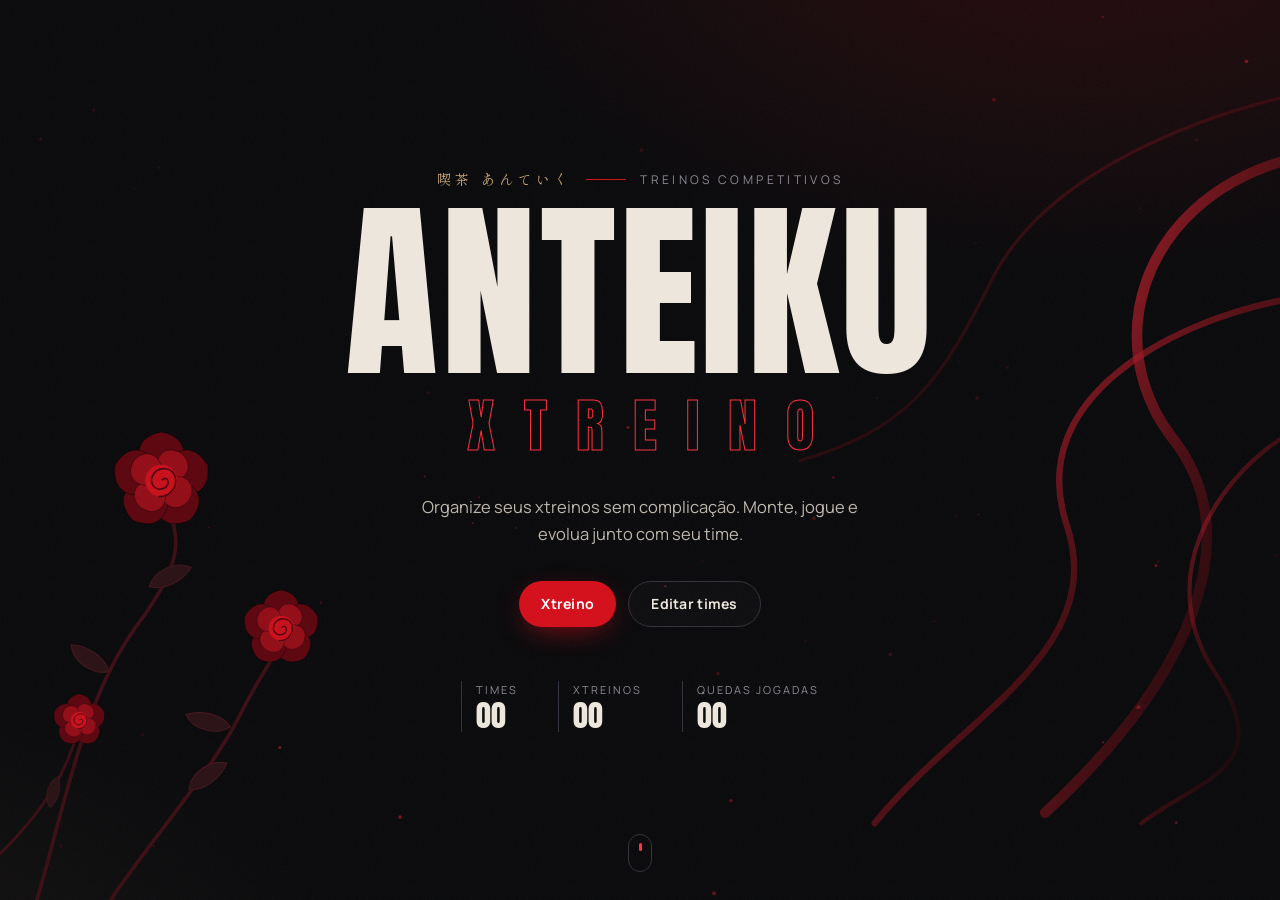
<file: index.html>
<!DOCTYPE html>
<html lang="pt-BR">
<head>
  <meta charset="UTF-8">
  <meta name="viewport" content="width=device-width, initial-scale=1.0">
  <title>Anteiku Xtreino</title>
  <meta name="description" content="Organização de xtreinos da Anteiku: xtreinos competitivos.">
  <meta name="theme-color" content="#09090b">
  <link rel="icon" href="img/favicon.svg" type="image/svg+xml">
  <link rel="preconnect" href="https://fonts.googleapis.com">
  <link rel="preconnect" href="https://fonts.gstatic.com" crossorigin>
  <link href="https://fonts.googleapis.com/css2?family=Anton&family=Manrope:wght@400;500;700;800&family=Shippori+Mincho:wght@600;800&display=swap" rel="stylesheet">
  <link rel="stylesheet" href="css/style.css">
</head>
<body>
  <canvas id="bg" aria-hidden="true"></canvas>
  <div class="grain" aria-hidden="true"></div>

  <main>
    <!-- ===== INÍCIO ===== -->
    <section id="inicio" class="hero">
      <svg class="tendrils" viewBox="0 0 600 700" aria-hidden="true">
        <defs>
          <linearGradient id="gT" x1="0" y1="0" x2="1" y2="1">
            <stop offset="0" stop-color="#ff3341"/><stop offset="1" stop-color="#5a0008" stop-opacity="0"/>
          </linearGradient>
        </defs>
        <path class="t t1" d="M600 80 C 470 120, 430 250, 500 340 S 520 560, 380 690"/>
        <path class="t t2" d="M600 210 C 500 230, 360 300, 400 420 S 300 600, 220 700"/>
        <path class="t t3" d="M600 340 C 540 380, 480 470, 540 560 S 520 660, 470 700"/>
        <path class="t t4" d="M600 20 C 520 40, 380 90, 330 190 S 250 330, 150 360"/>
      </svg>

      <svg class="rosas" viewBox="0 0 500 700" preserveAspectRatio="xMinYMax meet" aria-hidden="true">
        <defs>
          <symbol id="rosa" viewBox="-50 -50 100 100">
            <g class="p-ext">
              <path d="M0 0 C -24 -8 -32 -40 0 -46 C 32 -40 24 -8 0 0Z"/>
              <path d="M0 0 C -24 -8 -32 -40 0 -46 C 32 -40 24 -8 0 0Z" transform="rotate(72)"/>
              <path d="M0 0 C -24 -8 -32 -40 0 -46 C 32 -40 24 -8 0 0Z" transform="rotate(144)"/>
              <path d="M0 0 C -24 -8 -32 -40 0 -46 C 32 -40 24 -8 0 0Z" transform="rotate(216)"/>
              <path d="M0 0 C -24 -8 -32 -40 0 -46 C 32 -40 24 -8 0 0Z" transform="rotate(288)"/>
            </g>
            <g class="p-meio">
              <path d="M0 0 C -18 -6 -22 -30 0 -32 C 22 -30 18 -6 0 0Z" transform="rotate(36)"/>
              <path d="M0 0 C -18 -6 -22 -30 0 -32 C 22 -30 18 -6 0 0Z" transform="rotate(126)"/>
              <path d="M0 0 C -18 -6 -22 -30 0 -32 C 22 -30 18 -6 0 0Z" transform="rotate(216)"/>
              <path d="M0 0 C -18 -6 -22 -30 0 -32 C 22 -30 18 -6 0 0Z" transform="rotate(306)"/>
            </g>
            <circle class="miolo" r="15"/>
            <path class="espiral" d="M1 -1 C 6 -5 9 3 3 7 C -5 11 -12 3 -8 -5 C -3 -14 10 -13 13 -4 C 16 6 8 15 -2 15"/>
          </symbol>
          <path id="folha" d="M0 0 C 10 -14 36 -18 50 -4 C 34 8 12 9 0 0Z"/>
          <path id="petala" d="M0 0 C -6 -4 -6 -12 0 -14 C 6 -12 6 -4 0 0Z"/>
        </defs>
        <g class="rosas-g">
          <path class="haste" style="--d:.1s" d="M40 700 C 70 600, 90 480, 150 400 S 190 300, 175 250"/>
          <path class="haste" style="--d:.35s" d="M120 700 C 160 640, 230 560, 260 500 S 300 440, 305 410"/>
          <path class="haste fina" style="--d:.6s" d="M0 650 C 40 610, 70 570, 85 515"/>

          <g transform="translate(118 452) rotate(-140)"><use href="#folha" class="folha" style="--d:1.1s"/></g>
          <g transform="translate(162 360) rotate(-20)"><use href="#folha" class="folha" style="--d:1.3s"/></g>
          <g transform="translate(205 580) rotate(-30)"><use href="#folha" class="folha" style="--d:1.4s"/></g>
          <g transform="translate(250 512) rotate(200)"><use href="#folha" class="folha" style="--d:1.6s"/></g>
          <g transform="translate(55 600) rotate(-70)"><use href="#folha" class="folha pequena" style="--d:1.5s"/></g>

          <g transform="translate(175 245) scale(1.15)"><g class="flor" style="--d:1.7s"><use href="#rosa" x="-50" y="-50" width="100" height="100"/></g></g>
          <g transform="translate(305 405) scale(.9)"><g class="flor" style="--d:2s"><use href="#rosa" x="-50" y="-50" width="100" height="100"/></g></g>
          <g transform="translate(86 505) scale(.62)"><g class="flor" style="--d:2.3s"><use href="#rosa" x="-50" y="-50" width="100" height="100"/></g></g>
        </g>

        <g class="petalas">
          <g transform="translate(185 280)"><use href="#petala" class="petala" style="--d:4s;--t:9s;--x:70px"/></g>
          <g transform="translate(160 270)"><use href="#petala" class="petala" style="--d:7.5s;--t:11s;--x:-40px"/></g>
          <g transform="translate(310 430)"><use href="#petala" class="petala" style="--d:5.5s;--t:8s;--x:55px"/></g>
          <g transform="translate(290 420)"><use href="#petala" class="petala" style="--d:10s;--t:10s;--x:-30px"/></g>
          <g transform="translate(90 520)"><use href="#petala" class="petala" style="--d:6.5s;--t:7s;--x:45px"/></g>
        </g>
      </svg>

      <div class="hero-inner">
        <p class="kicker reveal"><span class="jp">喫茶 あんていく</span><span class="sep"></span>treinos competitivos</p>
        <h1 class="titulo reveal" data-text="ANTEIKU"><span>ANTEIKU</span></h1>
        <p class="subtitulo reveal">XTREINO</p>
        <p class="lead reveal">Organize seus xtreinos sem complicação. Monte, jogue e evolua junto com seu time.</p>

        <div class="hero-cta reveal">
          <a class="btn primario" href="chaveamento.html">Xtreino</a>
          <a class="btn fantasma" href="editar-times.html">Editar times</a>
        </div>

        <dl class="hero-stats reveal" id="heroStats"></dl>
      </div>
      <span class="scroll-hint" aria-hidden="true"><span></span></span>
    </section>

  </main>

  <script src="data/xtreino.js"></script>
  <script src="js/app.js"></script>
</body>
</html>
</file>
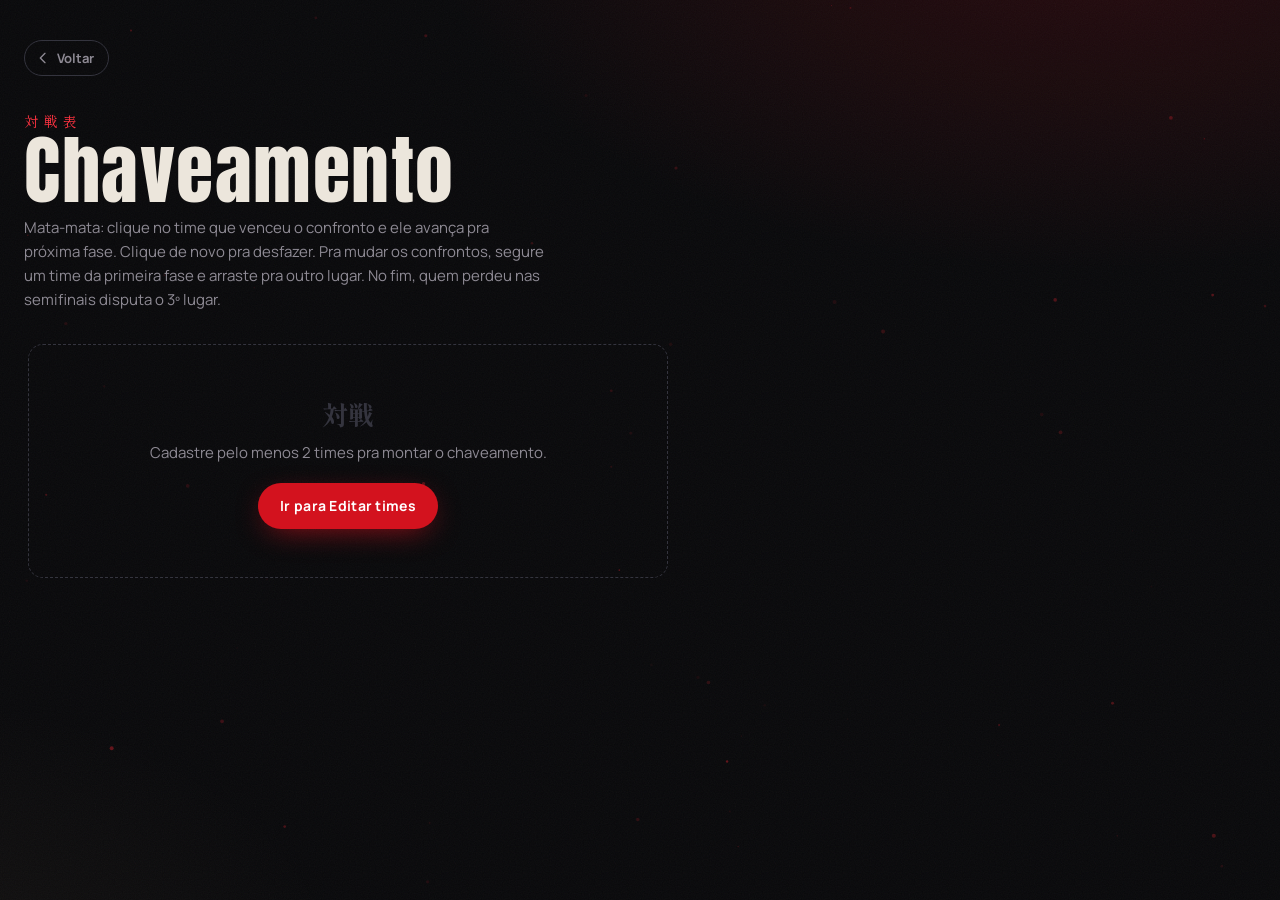
<file: chaveamento.html>
<!DOCTYPE html>
<html lang="pt-BR">
<head>
  <meta charset="UTF-8">
  <meta name="viewport" content="width=device-width, initial-scale=1.0">
  <title>Chaveamento · Anteiku Xtreino</title>
  <meta name="theme-color" content="#09090b">
  <link rel="icon" href="img/favicon.svg" type="image/svg+xml">
  <link rel="preconnect" href="https://fonts.googleapis.com">
  <link rel="preconnect" href="https://fonts.gstatic.com" crossorigin>
  <link href="https://fonts.googleapis.com/css2?family=Anton&family=Manrope:wght@400;500;700;800&family=Shippori+Mincho:wght@600;800&display=swap" rel="stylesheet">
  <link rel="stylesheet" href="css/style.css">
</head>
<body class="pg-chave">
  <canvas id="bg" aria-hidden="true"></canvas>
  <div class="grain" aria-hidden="true"></div>

  <main class="chave-pg">
    <a class="voltar reveal" href="index.html">
      <svg viewBox="0 0 24 24" width="16" height="16" aria-hidden="true"><path d="M15 5 8 12l7 7" fill="none" stroke="currentColor" stroke-width="2" stroke-linecap="round" stroke-linejoin="round"/></svg>
      Voltar
    </a>

    <header class="ed-head reveal">
      <span class="ed-jp">対戦表</span>
      <h1>Chaveamento</h1>
      <p>Mata-mata: clique no time que venceu o confronto e ele avança pra próxima fase. Clique de novo pra desfazer. Pra mudar os confrontos, segure um time da primeira fase e arraste pra outro lugar. No fim, quem perdeu nas semifinais disputa o 3º lugar.</p>
    </header>

    <div class="ch-controles reveal" id="controles">
      <button type="button" class="btn primario" data-act="sortear">Sortear chaveamento</button>
      <button type="button" class="btn fantasma" data-act="ordem">Usar ordem dos times</button>
      <button type="button" class="btn fantasma" data-act="zerar">Zerar resultados</button>
      <span class="ch-info" id="info"></span>
    </div>

    <div class="ch-aviso" id="aviso" hidden></div>

    <div class="ch-scroll reveal" id="scroll">
      <div class="ch-bracket" id="bracket"></div>
    </div>

    <div class="ch-extras" id="extras"></div>
  </main>

  <div class="toasts" id="toasts" aria-live="polite"></div>

  <script src="data/xtreino.js"></script>
  <script src="js/app.js"></script>
  <script src="js/arrastar.js"></script>
  <script src="js/chaveamento.js"></script>
</body>
</html>
</file>
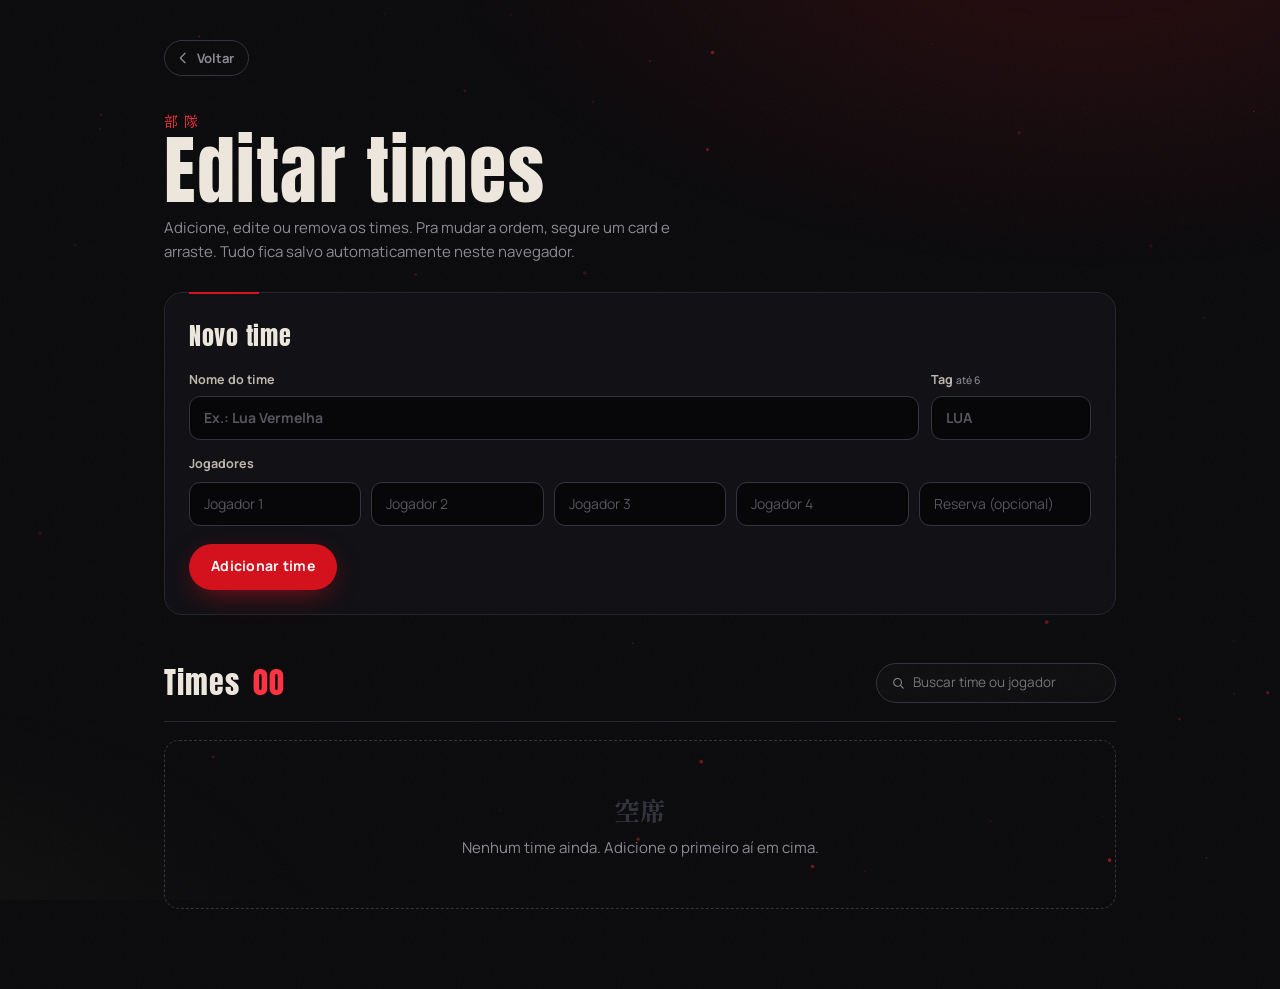
<file: editar-times.html>
<!DOCTYPE html>
<html lang="pt-BR">
<head>
  <meta charset="UTF-8">
  <meta name="viewport" content="width=device-width, initial-scale=1.0">
  <title>Editar times · Anteiku Xtreino</title>
  <meta name="theme-color" content="#09090b">
  <link rel="icon" href="img/favicon.svg" type="image/svg+xml">
  <link rel="preconnect" href="https://fonts.googleapis.com">
  <link rel="preconnect" href="https://fonts.gstatic.com" crossorigin>
  <link href="https://fonts.googleapis.com/css2?family=Anton&family=Manrope:wght@400;500;700;800&family=Shippori+Mincho:wght@600;800&display=swap" rel="stylesheet">
  <link rel="stylesheet" href="css/style.css">
</head>
<body class="pg-editar">
  <canvas id="bg" aria-hidden="true"></canvas>
  <div class="grain" aria-hidden="true"></div>

  <main class="editor">
    <a class="voltar reveal" href="index.html">
      <svg viewBox="0 0 24 24" width="16" height="16" aria-hidden="true"><path d="M15 5 8 12l7 7" fill="none" stroke="currentColor" stroke-width="2" stroke-linecap="round" stroke-linejoin="round"/></svg>
      Voltar
    </a>

    <header class="ed-head reveal">
      <span class="ed-jp">部隊</span>
      <h1>Editar times</h1>
      <p>Adicione, edite ou remova os times. Pra mudar a ordem, segure um card e arraste. Tudo fica salvo automaticamente neste navegador.</p>
    </header>

    <form id="formTime" class="ed-form reveal" autocomplete="off" novalidate>
      <div class="ed-form-topo">
        <h2 id="formTitulo">Novo time</h2>
        <span class="ed-badge" id="formBadge" hidden>Editando</span>
      </div>
      <div class="ed-linha">
        <label>Nome do time<input name="nome" maxlength="40" placeholder="Ex.: Lua Vermelha"></label>
        <label><span>Tag <small>até 6</small></span><input name="tag" maxlength="6" placeholder="LUA"></label>
      </div>
      <p class="ed-rotulo">Jogadores</p>
      <div class="ed-jog">
        <input name="j1" maxlength="24" placeholder="Jogador 1">
        <input name="j2" maxlength="24" placeholder="Jogador 2">
        <input name="j3" maxlength="24" placeholder="Jogador 3">
        <input name="j4" maxlength="24" placeholder="Jogador 4">
        <input name="j5" maxlength="24" placeholder="Reserva (opcional)">
      </div>
      <div class="ed-acoes">
        <button type="submit" class="btn primario" id="btnSalvar">Adicionar time</button>
        <button type="button" class="btn fantasma" id="btnCancelar" hidden>Cancelar</button>
      </div>
    </form>

    <div class="ed-lista-topo reveal">
      <h2>Times <span id="qtd">00</span></h2>
      <label class="ed-busca">
        <svg viewBox="0 0 24 24" width="16" height="16" aria-hidden="true"><circle cx="11" cy="11" r="6.5" fill="none" stroke="currentColor" stroke-width="1.8"/><path d="m16 16 4.5 4.5" stroke="currentColor" stroke-width="1.8" stroke-linecap="round"/></svg>
        <input type="search" id="busca" placeholder="Buscar time ou jogador" aria-label="Buscar time ou jogador">
      </label>
    </div>
    <div class="ed-lista" id="lista"></div>
  </main>

  <div class="toasts" id="toasts" aria-live="polite"></div>

  <script src="data/xtreino.js"></script>
  <script src="js/app.js"></script>
  <script src="js/arrastar.js"></script>
  <script src="js/times.js"></script>
</body>
</html>
</file>
<file: css/style.css>
/* =========================================================
   ANTEIKU XTREINO — estilo
   Paleta: preto/grafite + vermelho-sangue + toque café
   ========================================================= */
:root {
  --bg: #09090b;
  --bg2: #111115;
  --card: rgba(20, 20, 25, .78);
  --line: #26262e;
  --line2: #34343e;
  --txt: #ece6dc;
  --muted: #8e8a94;
  --red: #d3121e;
  --red2: #ff3341;
  --red-dim: rgba(211, 18, 30, .14);
  --coffee: #c8a678;
  --gold: #e6c27a;
  --silver: #c9cdd6;
  --bronze: #c98a5a;
  --rad: 14px;
  --f-tit: 'Anton', Impact, 'Arial Narrow', sans-serif;
  --f-jp: 'Shippori Mincho', 'Yu Mincho', serif;
  --f: 'Manrope', system-ui, -apple-system, 'Segoe UI', sans-serif;
  --ease: cubic-bezier(.22, .8, .2, 1);
}

* { box-sizing: border-box; margin: 0; padding: 0; }
html { scroll-behavior: smooth; scroll-padding-top: 24px; }
body {
  background: var(--bg);
  color: var(--txt);
  font: 15px/1.6 var(--f);
  min-height: 100vh;
  overflow-x: hidden;
  -webkit-font-smoothing: antialiased;
}
body::before {
  content: ""; position: fixed; inset: 0; z-index: 0; pointer-events: none;
  background:
    radial-gradient(1100px 600px at 85% -10%, rgba(211, 18, 30, .16), transparent 60%),
    radial-gradient(800px 500px at -10% 110%, rgba(200, 166, 120, .06), transparent 60%);
}
::selection { background: var(--red); color: #fff; }
a { color: inherit; text-decoration: none; }
button, input, select, textarea { font: inherit; color: inherit; }
button { cursor: pointer; background: none; border: 0; }
img, svg { display: block; }
.jp { font-family: var(--f-jp); }
[hidden] { display: none !important; }

#bg { position: fixed; inset: 0; z-index: 0; pointer-events: none; }
.grain {
  position: fixed; inset: -50%; z-index: 0; pointer-events: none; opacity: .045;
  background-image: url("data:image/svg+xml,%3Csvg xmlns='http://www.w3.org/2000/svg' width='160' height='160'%3E%3Cfilter id='n'%3E%3CfeTurbulence type='fractalNoise' baseFrequency='.85' numOctaves='3' stitchTiles='stitch'/%3E%3C/filter%3E%3Crect width='100%25' height='100%25' filter='url(%23n)'/%3E%3C/svg%3E");
  animation: grain 8s steps(6) infinite;
}
@keyframes grain {
  0%, 100% { transform: translate(0, 0); }
  20% { transform: translate(-3%, 2%); }
  40% { transform: translate(2%, -3%); }
  60% { transform: translate(-2%, -1%); }
  80% { transform: translate(3%, 3%); }
}
main, .rodape { position: relative; z-index: 1; }

/* ---------- Botões ---------- */
.btn {
  --h: 46px;
  display: inline-flex; align-items: center; justify-content: center; gap: .5em;
  height: var(--h); padding: 0 22px; border-radius: 999px;
  font-weight: 700; font-size: 14px; letter-spacing: .02em;
  transition: transform .25s var(--ease), background .25s, border-color .25s, box-shadow .25s;
  position: relative; overflow: hidden; white-space: nowrap;
}
.btn.sm { --h: 34px; padding: 0 14px; font-size: 13px; }
.btn.primario { background: var(--red); color: #fff; box-shadow: 0 8px 30px -10px rgba(211, 18, 30, .8); }
.btn.primario::after {
  content: ""; position: absolute; inset: 0;
  background: linear-gradient(110deg, transparent 30%, rgba(255, 255, 255, .25) 50%, transparent 70%);
  transform: translateX(-120%); transition: transform .6s var(--ease);
}
.btn.primario:hover::after { transform: translateX(120%); }
.btn.primario:hover { background: var(--red2); transform: translateY(-2px); }
.btn.fantasma { border: 1px solid var(--line2); background: rgba(255, 255, 255, .02); }
.btn.fantasma:hover { border-color: var(--red); background: var(--red-dim); transform: translateY(-2px); }
.btn:active { transform: translateY(0) scale(.97); }
:focus-visible { outline: 2px solid var(--red2); outline-offset: 3px; border-radius: 6px; }

/* ---------- Hero ---------- */
.hero {
  position: relative; min-height: 100vh; min-height: 100svh;
  display: flex; align-items: center;
  padding: 80px 24px 80px; overflow: hidden;
}
.hero-inner { position: relative; z-index: 2; width: min(1120px, 100%); margin: 0 auto; }
.kicker {
  display: flex; align-items: center; gap: 14px; flex-wrap: wrap;
  font-size: 12px; letter-spacing: .28em; text-transform: uppercase; color: var(--muted);
}
.kicker .jp { letter-spacing: .3em; color: var(--coffee); font-size: 14px; }
.kicker .sep { width: 40px; height: 1px; background: var(--red); }

.titulo {
  position: relative; display: inline-block; margin-top: 18px;
  font-family: var(--f-tit); font-weight: 400; line-height: .86; letter-spacing: .015em;
  font-size: clamp(72px, 15vw, 210px);
  color: var(--txt);
}
.titulo span { position: relative; z-index: 1; }
.titulo::before, .titulo::after {
  content: attr(data-text); position: absolute; inset: 0; pointer-events: none; opacity: 0;
}
.titulo::before { color: var(--red2); transform: translate(-3px, 0); }
.titulo::after { color: #3ad7ff; transform: translate(3px, 0); mix-blend-mode: screen; }
.titulo.glitch::before { animation: glitchA .55s steps(2) 1; }
.titulo.glitch::after { animation: glitchB .55s steps(2) 1; }
@keyframes glitchA {
  0% { opacity: .9; clip-path: inset(10% 0 70% 0); transform: translate(-6px, 0); }
  25% { clip-path: inset(55% 0 20% 0); transform: translate(5px, 0); }
  50% { clip-path: inset(30% 0 50% 0); transform: translate(-4px, 0); }
  75% { clip-path: inset(80% 0 5% 0); transform: translate(3px, 0); }
  100% { opacity: 0; clip-path: inset(0 0 100% 0); }
}
@keyframes glitchB {
  0% { opacity: .55; clip-path: inset(65% 0 10% 0); transform: translate(6px, 0); }
  33% { clip-path: inset(15% 0 60% 0); transform: translate(-5px, 0); }
  66% { clip-path: inset(40% 0 35% 0); transform: translate(4px, 0); }
  100% { opacity: 0; clip-path: inset(0 0 100% 0); }
}
.subtitulo {
  font-family: var(--f-tit); font-size: clamp(28px, 5vw, 58px); letter-spacing: .5em;
  color: transparent; -webkit-text-stroke: 1px var(--red2); margin: 6px 0 0 6px;
}
.lead { max-width: 460px; margin-top: 22px; color: #bdb7ad; font-size: 16.5px; }

.hero-cta { display: flex; gap: 12px; flex-wrap: wrap; margin-top: 34px; }
.hero-stats { display: flex; gap: 40px; margin-top: 54px; flex-wrap: wrap; }
.hero-stats div { border-left: 1px solid var(--line2); padding-left: 14px; }
.hero-stats dt { font-size: 11px; letter-spacing: .18em; text-transform: uppercase; color: var(--muted); }
.hero-stats dd { font-family: var(--f-tit); font-size: 30px; line-height: 1.1; }

.tendrils {
  position: absolute; right: 0; top: 0; height: 100%; width: min(56vw, 640px); z-index: 1;
  pointer-events: none; opacity: .85;
}
.tendrils .t {
  fill: none; stroke: url(#gT); stroke-linecap: round;
  stroke-dasharray: 1400; stroke-dashoffset: 1400;
  animation: desenha 2.6s var(--ease) forwards, balanca 9s ease-in-out infinite alternate;
  transform-origin: 100% 0;
}
.t1 { stroke-width: 10; animation-delay: .2s, 2.8s !important; }
.t2 { stroke-width: 6; animation-delay: .45s, 3s !important; }
.t3 { stroke-width: 4; animation-delay: .7s, 3.2s !important; opacity: .7; }
.t4 { stroke-width: 3; animation-delay: .9s, 3.4s !important; opacity: .5; }
@keyframes desenha { to { stroke-dashoffset: 0; } }
@keyframes balanca { 0% { transform: rotate(0); } 100% { transform: rotate(2.4deg) translateY(6px); } }

.scroll-hint {
  position: absolute; bottom: 28px; left: 50%; transform: translateX(-50%); z-index: 2;
  width: 24px; height: 38px; border: 1.5px solid var(--line2); border-radius: 14px;
}
.scroll-hint span { position: absolute; left: 50%; top: 8px; width: 3px; height: 8px; margin-left: -1.5px; border-radius: 2px; background: var(--red2); animation: rola 1.8s infinite; }
@keyframes rola { 0% { opacity: 0; transform: translateY(0); } 30% { opacity: 1; } 100% { opacity: 0; transform: translateY(14px); } }

/* ---------- Revelar ao rolar ---------- */
.reveal { opacity: 0; transform: translateY(24px); transition: opacity .8s var(--ease), transform .8s var(--ease); transition-delay: var(--d, 0s); }
.reveal.in { opacity: 1; transform: none; }

/* ---------- Responsivo ---------- */
@media (max-width: 760px) {
  .tendrils { opacity: .35; width: 90vw; }
  .hero-stats { gap: 22px; }
}

@media (prefers-reduced-motion: reduce) {
  *, *::before, *::after { animation-duration: .01ms !important; animation-iteration-count: 1 !important; transition-duration: .01ms !important; }
  .reveal { opacity: 1; transform: none; }
  .tendrils .t { stroke-dashoffset: 0; }
  html { scroll-behavior: auto; }
}

/* ---------- Abertura centralizada ---------- */
.hero-inner { text-align: center; display: flex; flex-direction: column; align-items: center; }
.kicker, .hero-cta, .hero-stats { justify-content: center; }
.subtitulo { margin: 6px 0 0; padding-left: .5em; } /* compensa o espaçamento das letras */
.lead { margin-left: auto; margin-right: auto; }
.hero-stats div { text-align: left; }

/* ---------- Rosas (canto esquerdo) ---------- */
.rosas {
  position: absolute; left: 0; bottom: 0; z-index: 1; pointer-events: none;
  height: 100%; width: min(36vw, 640px);
}
.rosas-g { transform-origin: 0 100%; animation: balancaRosa 10s ease-in-out 3s infinite alternate; }
@keyframes balancaRosa { from { transform: rotate(0); } to { transform: rotate(-1.6deg); } }

.rosas .haste {
  fill: none; stroke: #3d1117; stroke-width: 4; stroke-linecap: round;
  stroke-dasharray: 900; stroke-dashoffset: 900;
  animation: desenha 2.4s var(--ease) var(--d) forwards;
}
.rosas .haste.fina { stroke-width: 3; }
.rosas .folha {
  fill: #2c1419; stroke: #4a1a21; stroke-width: 1;
  transform-box: fill-box; transform-origin: 0 50%; transform: scale(0);
  animation: folha .9s var(--ease) var(--d) forwards;
}
.rosas .folha.pequena { animation-name: folhaP; }
@keyframes folha { to { transform: scale(1); } }
@keyframes folhaP { to { transform: scale(.7); } }

.rosas .flor {
  transform-box: fill-box; transform-origin: center;
  transform: scale(0) rotate(-70deg); opacity: 0;
  animation: abreRosa 1.5s var(--ease) var(--d) forwards, respira 6s ease-in-out calc(var(--d) + 1.5s) infinite alternate;
}
@keyframes abreRosa { to { transform: scale(1) rotate(0); opacity: 1; } }
@keyframes respira { from { transform: scale(1) rotate(0); opacity: 1; } to { transform: scale(1.05) rotate(5deg); opacity: 1; } }

#rosa .p-ext path { fill: #5e0912; stroke: rgba(0, 0, 0, .45); stroke-width: .8; }
#rosa .p-meio path { fill: #93101b; stroke: rgba(0, 0, 0, .4); stroke-width: .8; }
#rosa .miolo { fill: #c8121e; }
#rosa .espiral { fill: none; stroke: #4a0610; stroke-width: 1.6; stroke-linecap: round; }

.rosas .petala {
  fill: #a3111d; opacity: 0;
  transform-box: fill-box; transform-origin: center;
  animation: caiPetala var(--t) linear var(--d) infinite;
}
@keyframes caiPetala {
  0% { opacity: 0; transform: translate(0, 0) rotate(0); }
  8% { opacity: .85; }
  80% { opacity: .5; }
  100% { opacity: 0; transform: translate(var(--x), 420px) rotate(320deg); }
}

@media (max-width: 760px) {
  .rosas { opacity: .35; width: 80vw; }
}
@media (prefers-reduced-motion: reduce) {
  .rosas .haste { stroke-dashoffset: 0; }
  .rosas .folha { transform: scale(1); }
  .rosas .flor { transform: none; opacity: 1; }
  .rosas .petala { display: none; }
}

/* =========================================================
   PÁGINA: EDITAR TIMES
   ========================================================= */
body { animation: entraPagina .6s var(--ease); }
@keyframes entraPagina { from { opacity: 0; } }

.editor { position: relative; z-index: 2; width: min(1000px, 100%); margin: 0 auto; padding: 40px 24px 80px; }
.voltar {
  display: inline-flex; align-items: center; gap: 6px; height: 36px; padding: 0 14px 0 10px; border-radius: 999px;
  border: 1px solid var(--line2); color: var(--muted); font-size: 13px; font-weight: 700; transition: .25s;
}
.voltar:hover { color: var(--txt); border-color: var(--red); transform: translateX(-3px); }

.ed-head { margin: 34px 0 28px; }
.ed-jp { font-family: var(--f-jp); font-size: 14px; color: var(--red2); letter-spacing: .4em; }
.ed-head h1 { font-family: var(--f-tit); font-weight: 400; font-size: clamp(44px, 8vw, 76px); line-height: .95; letter-spacing: .02em; }
.ed-head p { color: var(--muted); margin-top: 10px; max-width: 520px; }

.ed-form {
  position: relative; padding: 24px; border-radius: 18px; background: var(--card); border: 1px solid var(--line);
  backdrop-filter: blur(6px); display: grid; gap: 14px; transition: border-color .3s, box-shadow .3s;
  scroll-margin-top: 20px;
}
.ed-form::before { content: ""; position: absolute; left: 24px; top: -1px; width: 70px; height: 2px; background: var(--red); transition: width .5s var(--ease); }
.ed-form.modo-edicao { border-color: rgba(211, 18, 30, .5); box-shadow: 0 0 0 4px rgba(211, 18, 30, .08); }
.ed-form.modo-edicao::before { width: calc(100% - 48px); }
.ed-form-topo { display: flex; align-items: center; gap: 12px; }
.ed-form h2 { font-family: var(--f-tit); font-weight: 400; font-size: 24px; letter-spacing: .03em; }
.ed-badge { font-size: 10.5px; font-weight: 800; letter-spacing: .14em; text-transform: uppercase; padding: 3px 9px; border-radius: 999px; background: var(--red); color: #fff; }
.ed-linha { display: grid; grid-template-columns: 1fr 160px; gap: 12px; }
.ed-form label { display: grid; gap: 6px; font-size: 12.5px; font-weight: 700; color: #bdb7ad; }
.ed-form label small, .ed-rotulo { font-weight: 500; color: var(--muted); }
.ed-rotulo { font-size: 12.5px; font-weight: 700; color: #bdb7ad; margin-bottom: -6px; }
.ed-jog { display: grid; grid-template-columns: repeat(5, 1fr); gap: 10px; }
.ed-form input {
  width: 100%; height: 44px; padding: 0 14px; border-radius: 11px; border: 1px solid var(--line2);
  background: rgba(5, 5, 7, .7); color: var(--txt); font-size: 14px; outline: 0; transition: border-color .2s, box-shadow .2s;
}
.ed-form input::placeholder { color: #57545c; }
.ed-form input:focus { border-color: var(--red); box-shadow: 0 0 0 3px rgba(211, 18, 30, .15); }
.ed-form input.erro { border-color: var(--red2); animation: treme .4s; }
@keyframes treme { 20%, 60% { transform: translateX(-5px); } 40%, 80% { transform: translateX(5px); } }
.ed-acoes { display: flex; gap: 10px; margin-top: 4px; }

.ed-lista-topo { display: flex; align-items: center; gap: 16px; flex-wrap: wrap; margin: 44px 0 18px; padding-bottom: 14px; border-bottom: 1px solid var(--line); }
.ed-lista-topo h2 { font-family: var(--f-tit); font-weight: 400; font-size: 30px; letter-spacing: .03em; }
.ed-lista-topo h2 span { color: var(--red2); margin-left: 6px; }
.ed-busca {
  margin-left: auto; display: flex; align-items: center; gap: 8px; height: 40px; padding: 0 14px; min-width: 240px;
  border-radius: 999px; border: 1px solid var(--line2); background: rgba(255, 255, 255, .02); color: var(--muted); transition: border-color .25s;
}
.ed-busca:focus-within { border-color: var(--red); }
.ed-busca input { background: none; border: 0; outline: 0; width: 100%; color: var(--txt); font-size: 13.5px; }

.ed-lista { display: grid; grid-template-columns: repeat(auto-fill, minmax(280px, 1fr)); gap: 14px; }
.ed-card {
  position: relative; padding: 18px; border-radius: 15px; background: var(--card); border: 1px solid var(--line); overflow: hidden;
  animation: cardIn .55s var(--ease) both; animation-delay: calc(var(--i) * 40ms);
  transition: border-color .3s, transform .35s var(--ease);
}
.ed-card::after {
  content: ""; position: absolute; right: -60px; bottom: -80px; width: 180px; height: 180px; border-radius: 50%;
  background: radial-gradient(circle, rgba(211, 18, 30, .3), transparent 70%); opacity: 0; transition: opacity .4s; pointer-events: none;
}
.ed-card:hover { border-color: var(--line2); transform: translateY(-3px); }
.ed-card:hover::after { opacity: 1; }
.ed-card.editando { border-color: var(--red); box-shadow: 0 0 0 3px rgba(211, 18, 30, .12); }
.ed-card.novo { animation: cardNovo .8s var(--ease) both; }
.ed-card.movido { animation: cardMove .5s var(--ease); }
.ed-card.saindo { animation: cardSai .38s var(--ease) forwards; }
@keyframes cardIn { from { opacity: 0; transform: translateY(14px); } }
@keyframes cardNovo { 0% { opacity: 0; transform: scale(.9); box-shadow: 0 0 0 0 rgba(255, 51, 65, .6); } 60% { opacity: 1; box-shadow: 0 0 0 10px rgba(255, 51, 65, 0); } 100% { transform: none; } }
@keyframes cardMove { 0% { background: rgba(211, 18, 30, .18); } 100% { background: var(--card); } }
@keyframes cardSai { to { opacity: 0; transform: scale(.92) translateY(8px); } }

.ed-card-topo { display: flex; align-items: center; gap: 8px; margin-bottom: 12px; position: relative; z-index: 1; }
.ed-slot { font-family: var(--f-tit); font-size: 16px; letter-spacing: .1em; color: var(--muted); }
.ed-tag { font-family: var(--f-tit); font-size: 12.5px; letter-spacing: .14em; padding: 2px 8px; border-radius: 6px; background: var(--red-dim); color: var(--red2); border: 1px solid rgba(211, 18, 30, .35); }
.ed-card-acoes { margin-left: auto; display: flex; gap: 2px; opacity: .55; transition: opacity .25s; }
.ed-card:hover .ed-card-acoes, .ed-card.editando .ed-card-acoes { opacity: 1; }
.ed-ic { width: 30px; height: 30px; border-radius: 8px; display: grid; place-items: center; color: var(--muted); border: 1px solid transparent; transition: .2s; }
.ed-ic svg { width: 15px; height: 15px; }
.ed-ic:hover:not(:disabled) { color: var(--txt); border-color: var(--line2); background: rgba(255, 255, 255, .05); }
.ed-ic:disabled { opacity: .25; cursor: default; }
.ed-ic.del:hover, .ed-ic.confirmar { color: #fff; border-color: var(--red); background: var(--red); }
.ed-ic.confirmar { animation: pulsaDel 1s infinite; }
@keyframes pulsaDel { 50% { box-shadow: 0 0 0 5px rgba(255, 51, 65, .25); } }
.ed-card h3 { font-size: 18px; font-weight: 800; letter-spacing: -.01em; margin-bottom: 10px; position: relative; z-index: 1; word-break: break-word; }
.ed-jogadores { list-style: none; display: flex; flex-wrap: wrap; gap: 6px; position: relative; z-index: 1; }
.ed-jogadores li { font-size: 12px; padding: 3px 9px; border-radius: 6px; background: rgba(255, 255, 255, .05); color: #c4beb4; }
.ed-jogadores li.reserva { border: 1px dashed var(--line2); background: none; color: var(--muted); }
.ed-sem { font-size: 12.5px; color: var(--muted); }
.ed-vazio { grid-column: 1 / -1; padding: 48px 20px; text-align: center; border: 1px dashed var(--line2); border-radius: 15px; color: var(--muted); }
.ed-vazio b { display: block; font-family: var(--f-jp); font-size: 26px; color: var(--line2); margin-bottom: 6px; }

/* Avisos */
.toasts { position: fixed; right: 18px; bottom: 18px; z-index: 100; display: grid; gap: 8px; }
.toast {
  padding: 11px 16px; border-radius: 12px; font-size: 13.5px; font-weight: 600;
  background: #15151a; border: 1px solid var(--line2); box-shadow: 0 14px 40px -16px #000;
  border-left: 3px solid #3fbf74; animation: toastIn .4s var(--ease);
}
.toast.erro { border-left-color: var(--red2); }
.toast.sai { animation: toastOut .35s var(--ease) forwards; }
@keyframes toastIn { from { opacity: 0; transform: translateY(12px); } }
@keyframes toastOut { to { opacity: 0; transform: translateY(12px); } }

@media (max-width: 760px) {
  .ed-linha { grid-template-columns: 1fr; }
  .ed-jog { grid-template-columns: 1fr 1fr; }
  .ed-jog input:last-child { grid-column: 1 / -1; }
  .ed-busca { margin-left: 0; flex-basis: 100%; }
  .ed-card-acoes { opacity: 1; }
  .ed-acoes .btn { flex: 1; }
}

/* =========================================================
   PÁGINA: CHAVEAMENTO (mata-mata)
   ========================================================= */
.chave-pg { position: relative; z-index: 2; width: min(1400px, 100%); margin: 0 auto; padding: 40px 24px 80px; }
.ch-controles { display: flex; align-items: center; gap: 10px; flex-wrap: wrap; }
.ch-info { margin-left: auto; color: var(--muted); font-size: 13px; }
.btn.confirmar { border-color: var(--red2); box-shadow: 0 0 0 4px rgba(255, 51, 65, .2); animation: pulsaDel 1s infinite; }
.ch-aviso {
  margin-top: 16px; padding: 12px 16px; border-radius: 12px; font-size: 13.5px;
  background: #1a0c0e; border: 1px solid #5b1218; color: #f1c9cc;
}
.ch-scroll { margin-top: 26px; overflow-x: auto; padding-bottom: 14px; scrollbar-color: var(--line2) transparent; }
.ch-scroll::-webkit-scrollbar { height: 8px; }
.ch-scroll::-webkit-scrollbar-thumb { background: var(--line2); border-radius: 8px; }

.ch-bracket { --gap: 56px; display: flex; gap: var(--gap); min-width: max-content; padding: 4px 4px 10px; }
.ch-vazio { min-width: min(640px, calc(100vw - 48px)); }
.ch-vazio strong { color: var(--txt); }
.ch-vazio .btn { margin-top: 18px; }

.ch-fase { width: 220px; flex: none; animation: faseIn .6s var(--ease) both; animation-delay: calc(var(--r) * 90ms); }
@keyframes faseIn { from { opacity: 0; transform: translateX(-16px); } }
.ch-fase-nome {
  text-align: center; font-size: 11px; font-weight: 800; letter-spacing: .2em; text-transform: uppercase;
  color: var(--muted); margin-bottom: 14px; padding-bottom: 10px; border-bottom: 1px solid var(--line);
}
.ch-final-col .ch-fase-nome { color: var(--gold); border-color: rgba(230, 194, 122, .3); }
.ch-jogos { display: flex; flex-direction: column; }
.ch-jw { flex: 1; display: flex; align-items: center; position: relative; }

/* linhas que ligam os confrontos */
.ch-fase:not(.ultima):not(.ch-final-col) .ch-jw::after {
  content: ""; position: absolute; top: 50%; right: calc(var(--gap) / -2); width: calc(var(--gap) / 2);
  border-top: 2px solid var(--line2); transition: border-color .4s;
}
.ch-fase:not(.ultima):not(.ch-final-col) .ch-jw::before {
  content: ""; position: absolute; right: calc(var(--gap) / -2); border-right: 2px solid var(--line2); transition: border-color .4s;
}
.ch-jw.par-a::before { top: 50%; bottom: 0; }
.ch-jw.par-b::before { top: 0; bottom: 50%; }
.ch-fase.ultima .ch-jw::after {
  content: ""; position: absolute; top: 50%; right: calc(var(--gap) * -1); width: var(--gap);
  border-top: 2px solid var(--line2); transition: border-color .4s;
}
.ch-fase:not(:first-child):not(.ch-final-col) .ch-jogo::before {
  content: ""; position: absolute; top: 50%; left: calc(var(--gap) / -2 - 1px); width: calc(var(--gap) / 2);
  border-top: 2px solid var(--line2);
}
.ch-jw.decidido::after, .ch-jw.decidido::before { border-color: var(--red) !important; }

/* confronto */
.ch-jogo {
  position: relative; width: 100%; border-radius: 12px; background: var(--card); border: 1px solid var(--line);
  backdrop-filter: blur(6px); transition: border-color .3s;
}
.ch-jogo:hover { border-color: var(--line2); }
.ch-jogo.wo { opacity: .6; }
.ch-jogo.chegou { animation: chegou .8s var(--ease); }
@keyframes chegou { 0% { box-shadow: 0 0 0 0 rgba(255, 51, 65, .6); border-color: var(--red2); } 100% { box-shadow: 0 0 0 12px rgba(255, 51, 65, 0); } }
.ch-slot {
  display: flex; align-items: center; gap: 8px; width: 100%; height: 42px; padding: 0 12px;
  text-align: left; font-size: 13.5px; font-weight: 700; color: var(--txt);
  transition: background .25s, color .25s, opacity .3s, box-shadow .25s;
}
.ch-slot:first-child { border-bottom: 1px solid var(--line); border-radius: 11px 11px 0 0; }
.ch-slot:last-child { border-radius: 0 0 11px 11px; }
button.ch-slot:not([aria-disabled="true"]):hover { background: rgba(255, 255, 255, .05); }
button.ch-slot[aria-disabled="true"] { cursor: default; }
.ch-slot.venceu { background: linear-gradient(90deg, rgba(211, 18, 30, .28), rgba(211, 18, 30, .04)); box-shadow: inset 3px 0 0 var(--red2); }
.ch-slot.perdeu { opacity: .38; }
.ch-slot.vazio { color: #5d5a63; font-weight: 500; font-style: italic; }
.ch-nome { flex: 1; min-width: 0; white-space: nowrap; overflow: hidden; text-overflow: ellipsis; }
.ch-tag { font-family: var(--f-tit); font-size: 11.5px; letter-spacing: .1em; color: var(--red2); flex: none; }
.ch-check { color: var(--red2); font-size: 14px; animation: checkIn .35s var(--ease); }
@keyframes checkIn { from { transform: scale(0); } }
.sorteando .ch-fase:first-child .ch-nome { color: var(--red2); }

/* campeão */
.ch-final-col { width: 200px; }
.ch-campeao {
  position: relative; width: 100%; padding: 26px 14px 22px; text-align: center; border-radius: 16px;
  border: 1px dashed var(--line2); color: var(--muted); transition: .4s;
}
.ch-trofeu { width: 52px; height: 52px; margin: 0 auto 10px; color: var(--line2); transition: color .4s; }
.ch-trofeu svg { width: 100%; height: 100%; }
.ch-campeao-nome { font-family: var(--f-tit); font-size: 22px; letter-spacing: .03em; line-height: 1.1; word-break: break-word; }
.ch-campeao-tag { margin-top: 6px; font-family: var(--f-tit); font-size: 13px; letter-spacing: .16em; color: var(--red2); }
.ch-campeao.tem {
  border: 1px solid rgba(230, 194, 122, .5); color: var(--txt);
  background: radial-gradient(circle at 50% 0%, rgba(230, 194, 122, .16), transparent 70%), var(--card);
  animation: brilhoCampeao 2.6s ease-in-out infinite alternate;
}
.ch-campeao.tem .ch-trofeu { color: var(--gold); animation: trofeu 1s var(--ease); }
@keyframes brilhoCampeao { from { box-shadow: 0 0 0 0 rgba(230, 194, 122, 0); } to { box-shadow: 0 0 40px -6px rgba(230, 194, 122, .35); } }
@keyframes trofeu { 0% { transform: scale(.4) rotate(-20deg); } 60% { transform: scale(1.15) rotate(6deg); } 100% { transform: none; } }
.ch-confete { position: absolute; left: 50%; top: 40%; pointer-events: none; }
.ch-confete i {
  position: absolute; width: 7px; height: 11px; border-radius: 2px; background: var(--c); opacity: 0;
  animation: confete 1.4s var(--ease) var(--atraso) forwards;
}
@keyframes confete {
  0% { opacity: 1; transform: translate(0, 0) rotate(0); }
  100% { opacity: 0; transform: translate(var(--x), calc(var(--y) + 70px)) rotate(var(--rot)); }
}

@media (max-width: 760px) {
  .ch-bracket { --gap: 36px; }
  .ch-fase { width: 190px; }
  .ch-info { margin-left: 0; flex-basis: 100%; }
  .ch-controles .btn { flex: 1 1 calc(50% - 5px); padding: 0 12px; }
  .ch-controles .btn.primario { flex-basis: 100%; }
}
.ch-final-col .ch-jogos { justify-content: center; }

/* ---------- Arrastar e soltar ---------- */
.ch-arrastavel, .ed-card { -webkit-touch-callout: none; -webkit-user-select: none; user-select: none; }
.ed-card { cursor: grab; }
.ed-card button { cursor: pointer; }
body.arrastando, body.arrastando * { cursor: grabbing !important; -webkit-user-select: none; user-select: none; }
.drag-fantasma {
  position: fixed !important; left: 0; top: 0; z-index: 300; margin: 0; pointer-events: none;
  background: #18181e !important; border-radius: 12px; opacity: .96;
  box-shadow: 0 24px 50px -12px #000, 0 0 0 2px var(--red2) !important;
  animation: none !important; transition: none !important;
}
.drag-origem { opacity: .25 !important; }
.drag-alvo { outline: 2px dashed var(--red2); outline-offset: -3px; background: rgba(211, 18, 30, .16) !important; }
.ed-card.drag-alvo { transform: scale(1.02); }

/* ---------- 3º lugar e pódio ---------- */
.ch-extras { display: grid; grid-template-columns: minmax(260px, 340px) 1fr; gap: 20px; margin-top: 30px; }
.ch-extras:empty { display: none; }
.ch-terceiro-box, .ch-podio-box {
  padding: 20px; border-radius: 16px; background: var(--card); border: 1px solid var(--line);
  animation: faseIn .6s var(--ease) both; animation-delay: .3s;
}
.ch-terceiro-box .ch-fase-nome { color: var(--bronze); border-color: rgba(201, 138, 90, .3); }
.ch-podio-box .ch-fase-nome { color: var(--gold); border-color: rgba(230, 194, 122, .3); }
.ch-sub { font-size: 13px; color: var(--muted); margin-bottom: 14px; }
.ch-jogo-3 { max-width: 260px; }
.ch-podio { display: grid; grid-template-columns: repeat(3, 1fr); gap: 12px; align-items: end; min-height: 220px; }
.pd { display: flex; flex-direction: column; align-items: center; text-align: center; min-width: 0; }
.pd-nome { font-family: var(--f-tit); font-size: 19px; letter-spacing: .02em; line-height: 1.15; color: var(--muted); max-width: 100%; word-break: break-word; padding: 0 4px; }
.pd.tem .pd-nome { color: var(--txt); animation: checkIn .5s var(--ease); }
.pd-tag { font-family: var(--f-tit); font-size: 12px; letter-spacing: .14em; color: var(--red2); margin-top: 2px; }
.pd-base {
  width: 100%; margin-top: 10px; border-radius: 12px 12px 4px 4px; display: grid; place-items: start center; padding-top: 10px;
  background: linear-gradient(180deg, color-mix(in srgb, var(--c) 30%, transparent), rgba(255, 255, 255, .02));
  border: 1px solid color-mix(in srgb, var(--c) 45%, transparent); border-bottom: 0;
  transition: height .6s var(--ease);
}
.pd-base span { font-family: var(--f-tit); font-size: 30px; color: var(--c); }
.pd1 { --c: var(--gold); } .pd1 .pd-base { height: 120px; }
.pd2 { --c: var(--silver); } .pd2 .pd-base { height: 88px; }
.pd3 { --c: var(--bronze); } .pd3 .pd-base { height: 64px; }
.pd:not(.tem) .pd-base { opacity: .45; }
.pd1.tem .pd-base { box-shadow: 0 -10px 40px -14px rgba(230, 194, 122, .6); }
@media (max-width: 760px) {
  .ch-extras { grid-template-columns: 1fr; }
  .ch-jogo-3 { max-width: none; }
  .pd-nome { font-size: 15px; }
}

.ch-podio-box { position: relative; }
.ch-baixar { position: absolute; top: 12px; right: 14px; z-index: 2; gap: 6px; }
.ch-baixar:disabled { opacity: .5; cursor: wait; }
@media (max-width: 760px) {
  .ch-baixar span { display: none; }
  .ch-baixar { padding: 0 10px; }
}
</file>
